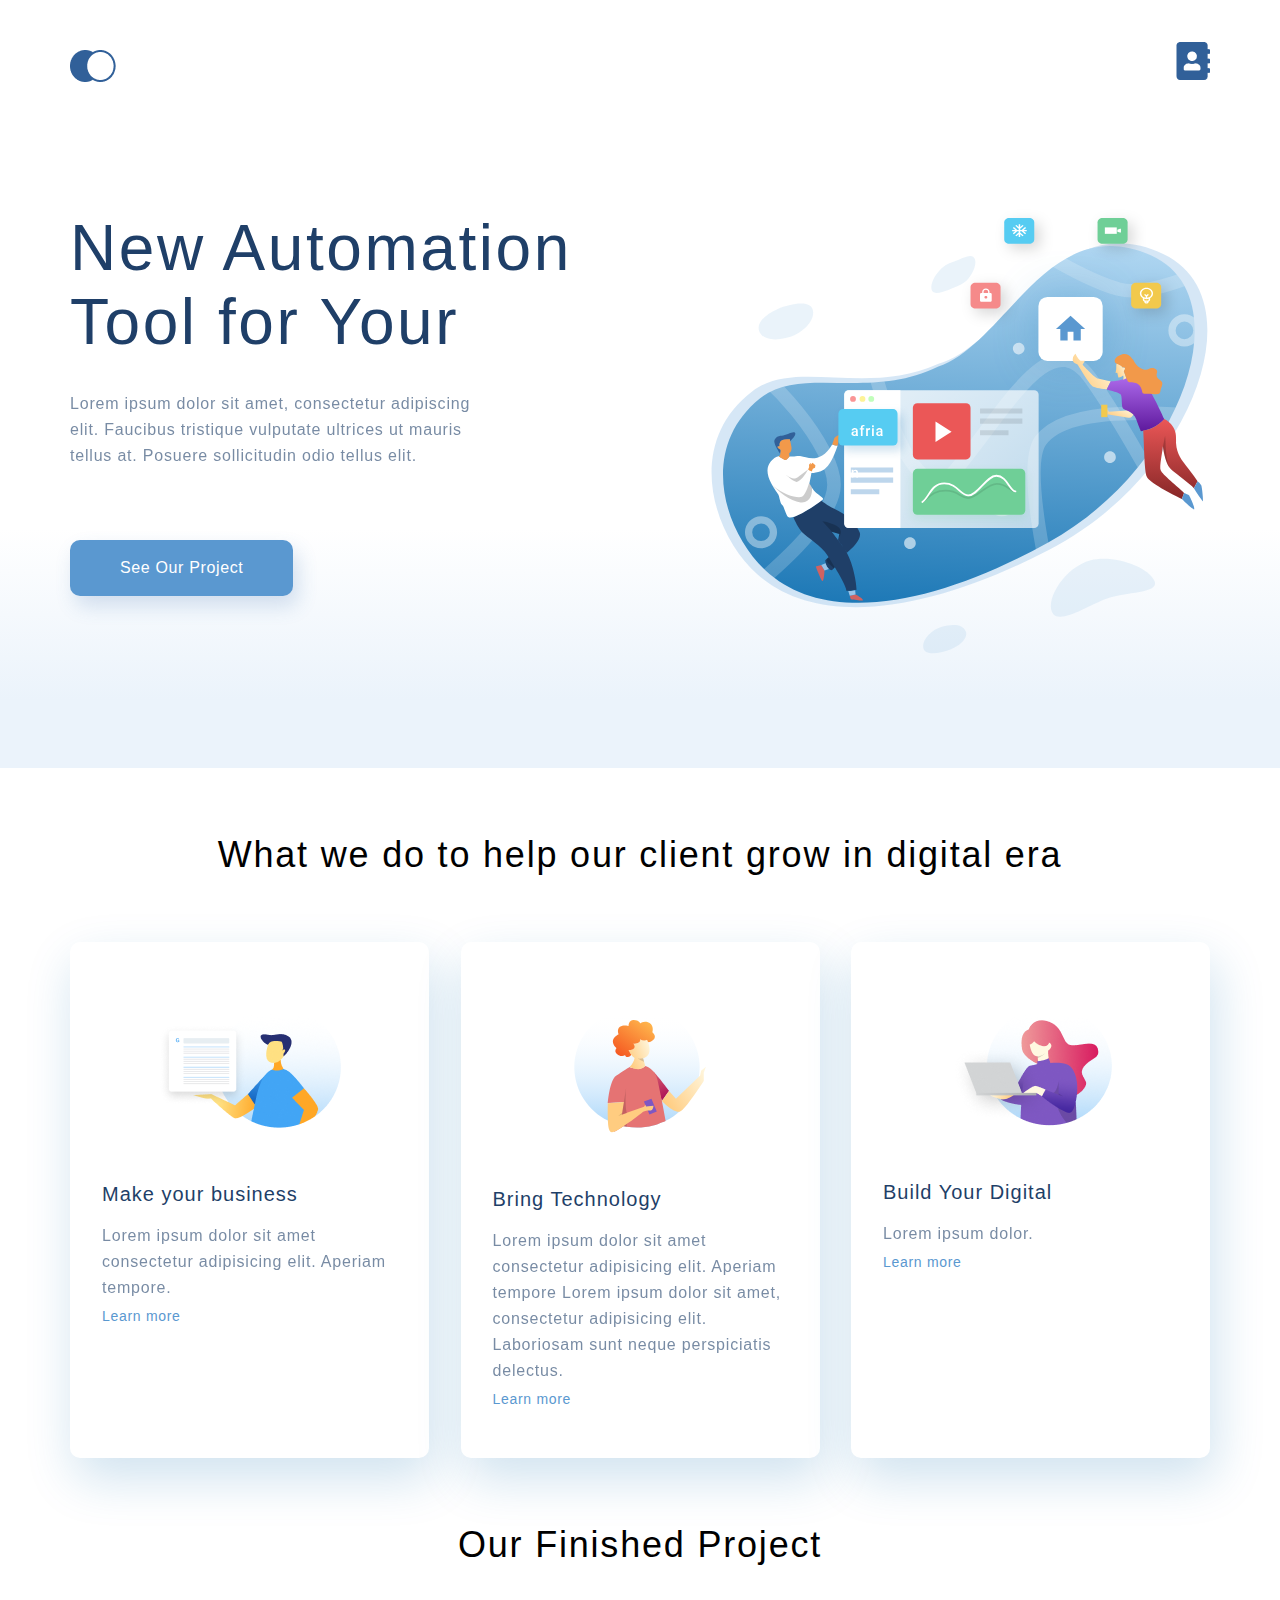
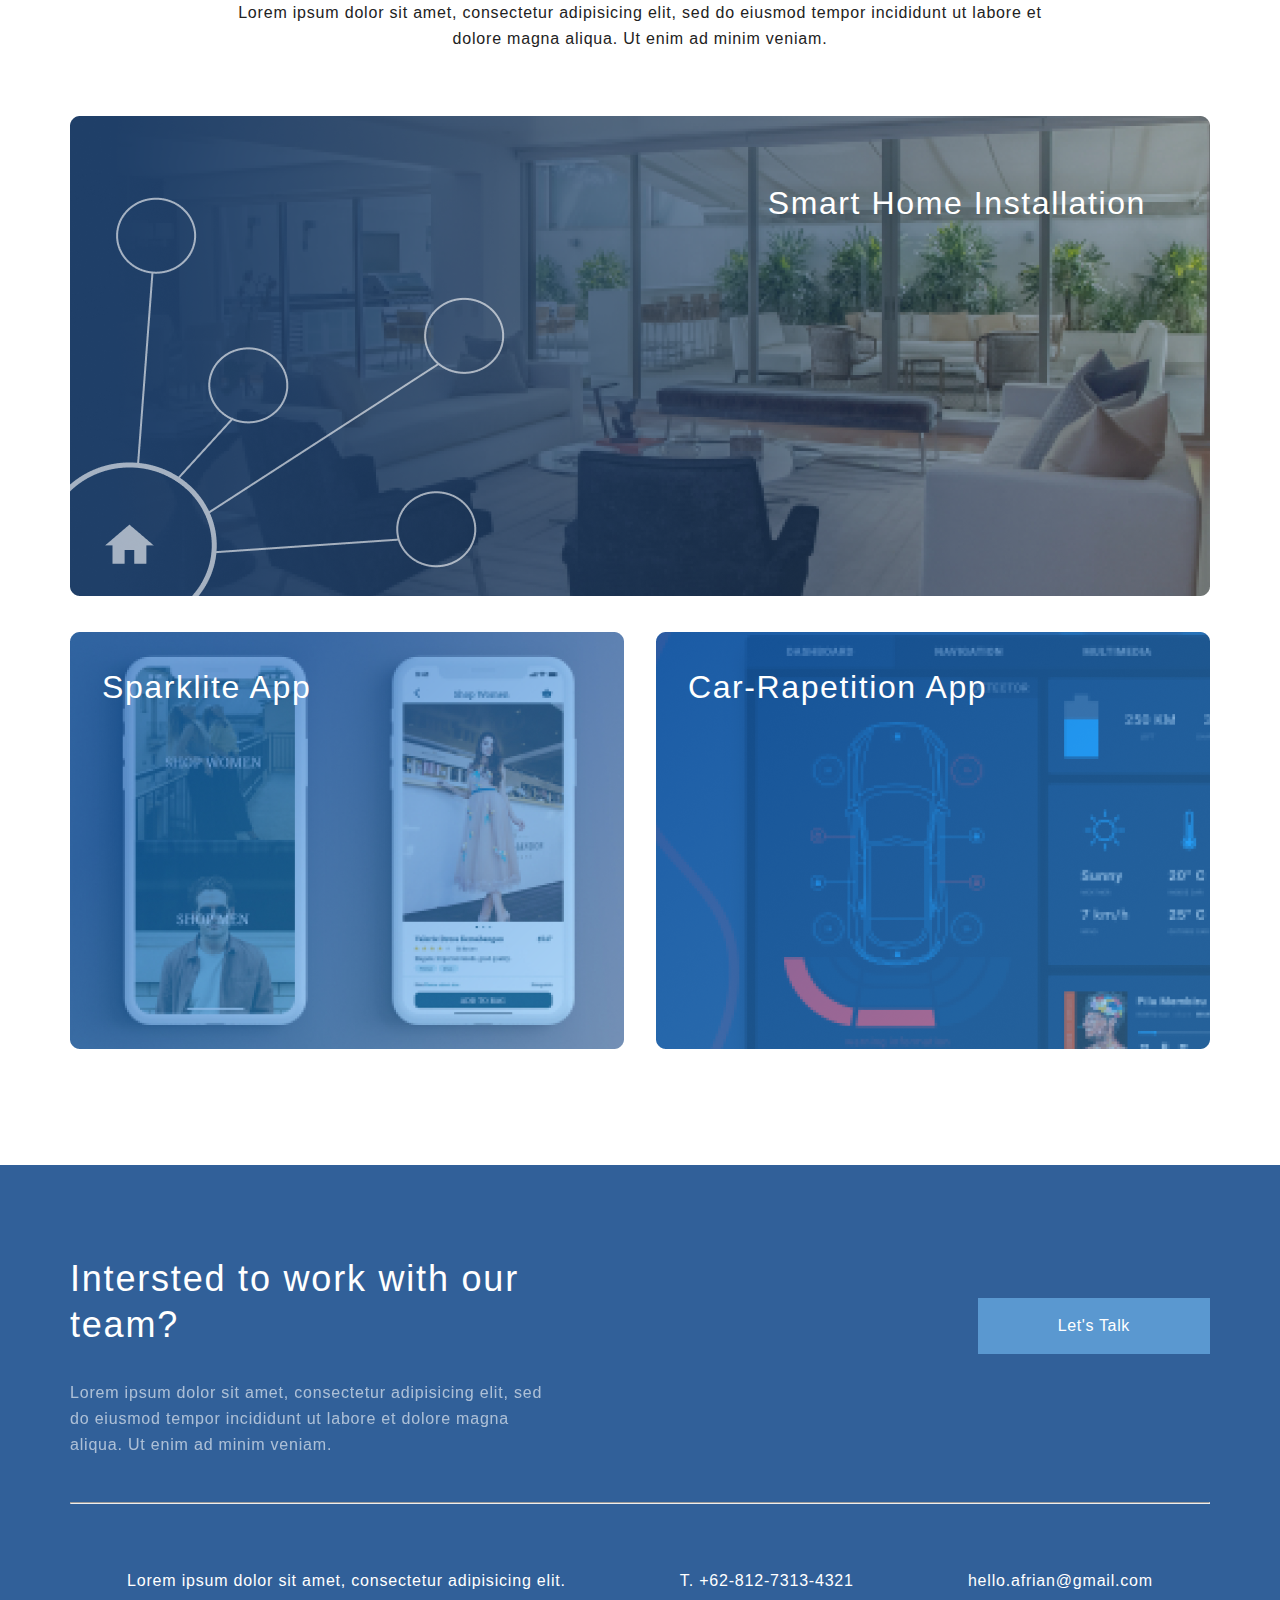
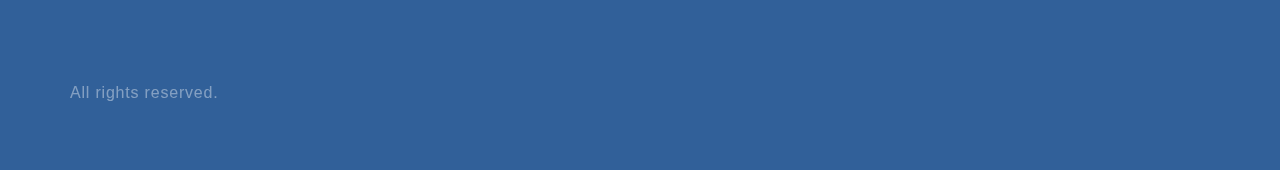
<file: index.html>
<!DOCTYPE html>
<html lang="en">

<head>
    <meta http-equiv="Content-Type" content="text/html; charset=UTF-8">

    <meta http-equiv="X-UA-Compatible" content="IE=edge">
    <meta name="viewport" content="width=device-width, initial-scale=1.0">
    <title>Main page</title>
    <link rel="stylesheet" href="style.css">
    <style>
        .header_main_block {
            height: 768px;
            background: linear-gradient(0deg, #EBF3FB 8.84%, rgba(152, 195, 232, 0) 31.12%);
        }
    </style>
</head>

<body>
    <div class="header_main_block">
        <div class="container top_box">
            <ul class="header_menu_block">
                <li><a class="main_menu" href="index.html"><img src="img/logo.png" alt="Main"></a></li>
                <li><a class="main_menu" href="contacts.html"><img src="img/address-book-solid1.png" alt="Контакты"></a>
                </li>
            </ul>
            <div class="header_logo_block">
                <h1 class="h1title">New Automation Tool for Your</h1>
                <p class="parag">Lorem ipsum dolor sit amet, consectetur adipiscing elit. Faucibus tristique
                    vulputate ultrices ut mauris tellus at. Posuere sollicitudin odio tellus elit.</p>
                <a href="#" class="header_top_button">See Our Project</a>
            </div>
        </div>
    </div>

    <div class="what-we-do container">
        <h3 class="h3style">What we do to help our client grow in digital era</h3>
        <div class="cards-box">
            <div class="card">
                <img class="card_img" src="img/card1.png" alt="NEWS 1">
                <h4 class="h4style">Make your business</h4>
                <p class="parag">Lorem ipsum dolor sit amet consectetur adipisicing elit. Aperiam tempore.</p>
                <a href="#" class="cards-link">Learn more</a>
            </div>
            <div class="card">
                <img class="card_img" src="img/news2.svg" alt="NEWS 2">
                <h4 class="h4style">Bring Technology</h4>
                <p class="parag">Lorem ipsum dolor sit amet consectetur adipisicing elit. Aperiam tempore Lorem
                    ipsum dolor sit amet, consectetur adipisicing elit. Laboriosam sunt neque perspiciatis
                    delectus.</p>
                <a href="#" class="cards-link">Learn more</a>
            </div>
            <div class="card">
                <img class="card_img" src="img/card3.png" alt="NEWS 3">
                <h4 class="h4style">Build Your Digital</h4>
                <p class="parag">Lorem ipsum dolor.</p>
                <a href="#" class="cards-link">Learn more</a>
            </div>
        </div>
    </div>

    <div class="project container">
        <h3 class="h3style">Our Finished Project</h3>
        <p class="parag  parag_project">Lorem ipsum dolor sit amet, consectetur adipisicing elit, sed do eiusmod
            tempor incididunt ut
            labore et dolore magna aliqua. Ut enim ad minim veniam.</p>
        <div class="project_item">
            <img class="project_img" src="img/alberto-castillo.png" alt="Alberto">
            <p class="project_text">Smart Home Installation</p>
        </div>
        <div class="project_parent">
            <div class="project_item project_item_margin iphonex">
                <img class="project_img" src="img/iphonex.png" alt="Iphonex">
                <p class="project_text1">Sparklite App</p>
            </div>

            <div class="project_item cars">
                <img class="project_img" src="img/cars.png" alt="Cars">
                <p class="project_text1">Car-Rapetition App</p>
            </div>

        </div>
    </div>

    <div class="footer_main_block">
        <div class="container">
            <div class="footer_center_block">
                <div class="footer_news_block">
                    <h3 class="h3style">Intersted to work with our team?</h3>
                    <p class="parag">Lorem ipsum dolor sit amet, consectetur adipisicing elit, sed do eiusmod tempor
                        incididunt ut labore et dolore magna aliqua. Ut enim ad minim veniam.</p>
                </div>
                <a class="footer_button" href="#">Let's Talk</a>
            </div>
            <hr style="margin-top: 15px; margin-bottom: 13px;">
            <div class="footer_bottom_block">
                <ul>
                    <li>Lorem ipsum dolor sit amet, consectetur adipisicing elit.</li>
                    <li>T. +62-812-7313-4321</li>
                    <li>hello.afrian@gmail.com</li>
                </ul>
                <div class="footer_rights_block">
                    <p class="parag">All rights reserved.</p>
                </div>
            </div>

        </div>
    </div>

</body>

</html>
</file>
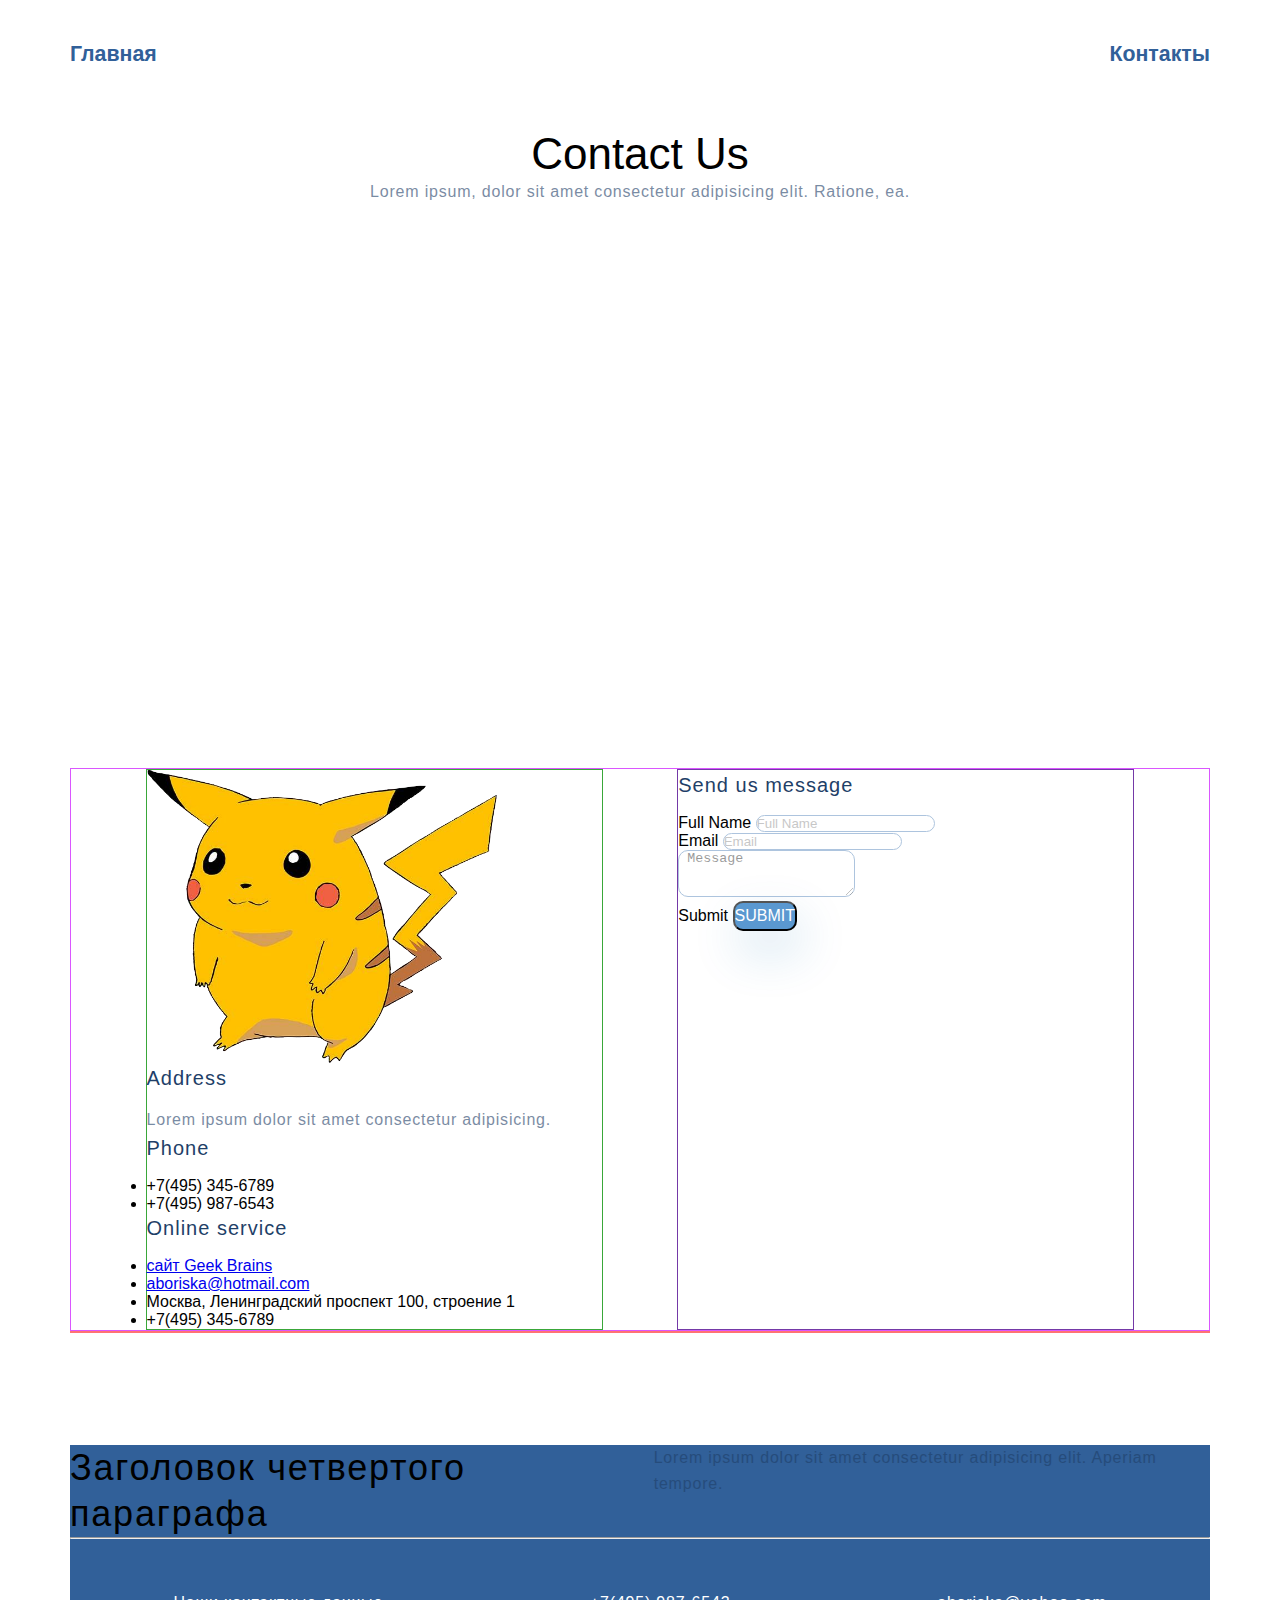
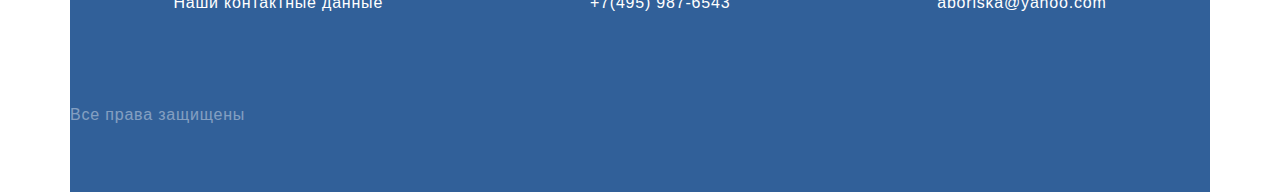
<file: contacts.html>
<!DOCTYPE html>
<html lang="en">

<head>
    <meta charset="UTF-8">
    <meta http-equiv="X-UA-Compatible" content="IE=edge">
    <meta name="viewport" content="width=device-width, initial-scale=1.0">
    <title>Contact Us</title>
    <link rel="stylesheet" href="style.css">
</head>

<body>
    <div class="container">
        <div class="header_main_block">
            <div class="header_center_block">
                <div class="header_menu_block">
                    <div> <a class="main_menu" href="index.html">Главная</a></div>
                    <div>
                        <a class="main_menu" href="contacts.html">Контакты</a>
                    </div>
                </div>
                <div class="header_contact_block">
                    <h2 class="h2style_contacts">Contact Us</h2>
                    <p class="parag">Lorem ipsum, dolor sit amet consectetur adipisicing elit. Ratione, ea.</p>
                </div>
            </div>
        </div>
        <div class="middle_center_block_contacts container">
            <div class="middle_adress_block">
                <img src="img/pikachu-photo.png" alt="pikachu-photo" width="350px">
                <h4 class="h4style">Address</h4>
                <p class="parag">Lorem ipsum dolor sit amet consectetur adipisicing.</p>
                <h4 class="h4style">Phone</h4>
                <ul>
                    <li>+7(495) 345-6789</li>
                    <li>+7(495) 987-6543</li>
                </ul>
                <h4 class="h4style">Online service</h4>
                <ul>
                    <li><a href="http://www.gb.ru" target="_blank">сайт Geek Brains</a></li>
                    <li><a href="mailto:aboriska@hotmail.com">aboriska@hotmail.com</a></li>
                    <li>Москва, Ленинградский проспект 100, строение 1</li>
                    <li>+7(495) 345-6789</li>
                </ul>
            </div>
            <div class="middle_submitform_block">
                <form action="#">
                    <h4 class="h4style">Send us message</h4>
                    Full Name <input class="inpStyle" type="text" size="20" placeholder="Full Name"><br>
                    Email <input class="inpStyle" type="email" size="20" placeholder="Email"><br>
                    <textarea class="inpStyle" cols="20" rows="3"> Message</textarea><br>
                    Submit <button class="buttStyle" type="submit">Submit</button><br>
                </form>
            </div>
        </div>

        <div class="middle_map_block container">
            <script type="text/javascript" charset="utf-8" async
                src="https://api-maps.yandex.ru/services/constructor/1.0/js/?um=constructor%3A931f577a27967cd34592689acd35d8d5be46837ebee888a59c463c9ca606a0dc&amp;width=100%&amp;height=400&amp;lang=ru_RU&amp;scroll=true"></script>
        </div>

        <div class="footer_main_block container">
            <div class="footer_center_block">
                <h3 class="h3style">Заголовок четвертого параграфа</h3>
                <p class="parag">Lorem ipsum dolor sit amet consectetur adipisicing elit. Aperiam tempore.</p>
            </div>
            <hr>
            <div class="footer_bottom_block">
                <ul>
                    <li>Наши контактные данные</li>
                    <li>+7(495) 987-6543 </li>
                    <li>aboriska@yahoo.com</li>
                </ul>
                <div class="footer_rights_block">
                    <p class="parag">Все права защищены</p>
                </div>
            </div>
        </div>
    </div>

</body>

</html>
</file>
<file: style.css>
* {
    margin: 0;
    padding: 0;
}

body {
    font-family: sans-serif;
}

.container {
    max-width: 1140px;
    margin: 0 auto;
}

.parag {
    font-size: 16px;
    line-height: 26px;
    letter-spacing: 0.05em;
    color: #1F3F68;
    opacity: 0.6;
}

.parag_project {
    text-align: center;
    padding-top: 32px;
    padding-bottom: 64px;
    width: 75%;
    margin: 0 auto;
    color: #222222;
    opacity: 1;

}

.h1title {
    font-weight: 300;
    font-size: 64px;
    line-height: 74px;
    letter-spacing: 0.04em;
    color: #1F3F68;
    margin-bottom: 32px;
}

.h2style_contacts {
    font-weight: 500;
    font-size: 44px;
}

.h3style {
    font-weight: 300;
    font-size: 36px;
    line-height: 46px;
    letter-spacing: 0.05em;
    color: #000000;
}

.h4style {
    font-weight: 400;
    font-size: 20px;
    line-height: 30px;
    letter-spacing: 0.05em;
    color: #1F3F68;
    margin-bottom: 14px;
}

.inpStyle {
    border: 1px solid #356EAD;
    box-sizing: border-box;
    border-radius: 10px;
    opacity: 0.4;
}

.buttStyle {
    background: #5A98D0;
    box-shadow: 5px 20px 50px rgba(16, 112, 177, 0.2);
    border-radius: 10px;
    font-weight: 500;
    font-size: 16px;
    line-height: 26px;
    text-align: center;
    color: #FFFFFF;
    text-transform: uppercase;
}

.header_main_block {
    height: 768px;
}

.header_menu_block {
    display: flex;
    justify-content: space-between;
    list-style-type: none;
    padding-top: 42px;
}

.main_menu {
    font-size: 16pt;
    font-weight: bold;
    color: #316099;
    text-decoration: none;
}

.main_menu:hover {
    font-weight: bold;
    color: #223f64;
    text-decoration: none;
}

.header_logo_block {
    padding-top: 115px;
    flex-grow: 1;
    background-image: url(img/bglogo.svg);
    background-repeat: no-repeat;
    background-position: right center;
    background-size: 44%;
}

.top_box {
    display: flex;
    flex-direction: column;
    height: 100%;
}

.header_top_button {
    font-size: 16px;
    line-height: 26px;
    text-align: center;
    letter-spacing: 0.04em;
    color: #FFFFFF;
    background: #5A98D0;
    box-shadow: 5px 10px 20px rgb(53, 110, 173, 0.2);
    border-radius: 10px;
    padding: 15px 50px;
    text-decoration: none;
    display: inline-block;
    margin-top: 71px;
}

.header_top_button:hover {
    font-size: 16px;
    line-height: 26px;
    text-align: center;
    letter-spacing: 0.04em;
    color: #FFFFFF;
    background: #65acea;
    border-radius: 10px;
    padding: 15px 50px;
    text-decoration: none;
    display: inline-block;
    margin-top: 71px;
}

.header_logo_block>h1 {
    width: 510px;
}

.header_logo_block>p {
    width: 425px;
}

.header_contact_block {
    display: flex;
    flex-direction: column;
    align-items: center;
    justify-content: center;
    height: 200px;
    width: 100%;
}

.what-we-do {
    margin-top: 64px;
}

.what-we-do>h3 {
    text-align: center;
}

.middle_center_block_contacts {
    display: flex;
    justify-content: space-evenly;
    border: 1px solid rgb(218, 86, 255);
}

.cards-box {
    display: flex;
    justify-content: space-between;
    flex-wrap: wrap;
    padding-top: 64px;
    padding-bottom: 64px;
}

.card {
    display: flex;
    flex-direction: column;
    width: 359px;
    padding: 44px 32px;
    box-sizing: border-box;
    background: #FFFFFF;
    box-shadow: 5px 20px 50px rgba(16, 112, 177, 0.2);
    border-radius: 10px;
    padding-top: 64px;
}

.card_img {
    align-self: center;
    margin-bottom: 51px;
}

.cards-link {
    font-size: 14px;
    line-height: 30px;
    letter-spacing: 0.05em;
    color: #5A98D0;
    text-decoration: none;
}

.project .h3style {
    text-align: center;
}

.project_parent {
    display: flex;
    justify-content: space-between;
    margin-top: 32px;
}

.project_item {
    position: relative;
}

.project_img {
    width: 100%;
}

.project_item_margin {
    margin-right: 32px;
}


.project_text {
    font-size: 32px;
    line-height: 46px;
    text-align: right;
    letter-spacing: 0.05em;
    color: #FFFFFF;
    position: absolute;
    top: 64px;
    right: 64px;
}

.project_text1 {
    font-size: 32px;
    line-height: 46px;
    text-align: right;
    letter-spacing: 0.05em;
    color: #FFFFFF;
    position: absolute;
    top: 32px;
    left: 32px;
}

.middle_adress_block {
    display: flex;
    flex-direction: column;
    width: 40%;
    border: 1px solid rgb(57, 167, 57);
}

.middle_submitform_block {
    width: 40%;
    border: 1px solid rgb(116, 57, 167);
}


.middle_map_block {
    margin-left: auto;
    margin-right: auto;
    border: 1px solid rgb(255, 115, 115);
}

.footer_main_block {
    margin-top: 112px;
    background: #316099;
}

.footer_center_block {
    display: flex;
    justify-content: space-between;
}

.footer_news_block {
    margin-top: 66px;
    margin-bottom: 29px;
    width: 495px;
}

.footer_news_block>h3 {
    margin-top: 25px;
    margin-bottom: 32px;
    font-size: 36px;
    line-height: 46px;
    letter-spacing: 0.05em;
    color: #FFFFFF;
}

.footer_news_block>p {
    font-size: 16px;
    line-height: 26px;
    letter-spacing: 0.05em;
    color: #FFFFFF;
    opacity: 0.6;
}

.footer_bottom_block>ul {
    display: flex;
    justify-content: space-around;
    padding-top: 51px;
    padding-bottom: 70px;
}

.footer_bottom_block>ul>li {
    list-style: none;
    font-size: 16px;
    line-height: 26px;
    letter-spacing: 0.05em;
    color: #FFFFFF;
}

.footer_rights_block {
    padding-top: 16px;
    padding-bottom: 64px;
}

.footer_rights_block>p {
    font-size: 16px;
    line-height: 26px;
    letter-spacing: 0.05em;
    color: #FFFFFF;
    opacity: 0.4;

}

.footer_button {
    align-self: center;
    font-size: 16px;
    line-height: 26px;
    text-align: center;
    letter-spacing: 0.04em;
    color: #FFFFFF;
    background: #5A98D0;
    text-decoration: none;
    padding: 15px 80px;
}

.footer_button:hover {
    align-self: center;
    font-size: 16px;
    line-height: 26px;
    text-align: center;
    letter-spacing: 0.04em;
    color: #FFFFFF;
    background: #65acea;
    text-decoration: none;
    padding: 15px 80px;
}

@media (max-width: 1024px) {
    .container {
        padding-left: 32px;
        padding-right: 32px;
    }
}
</file>
